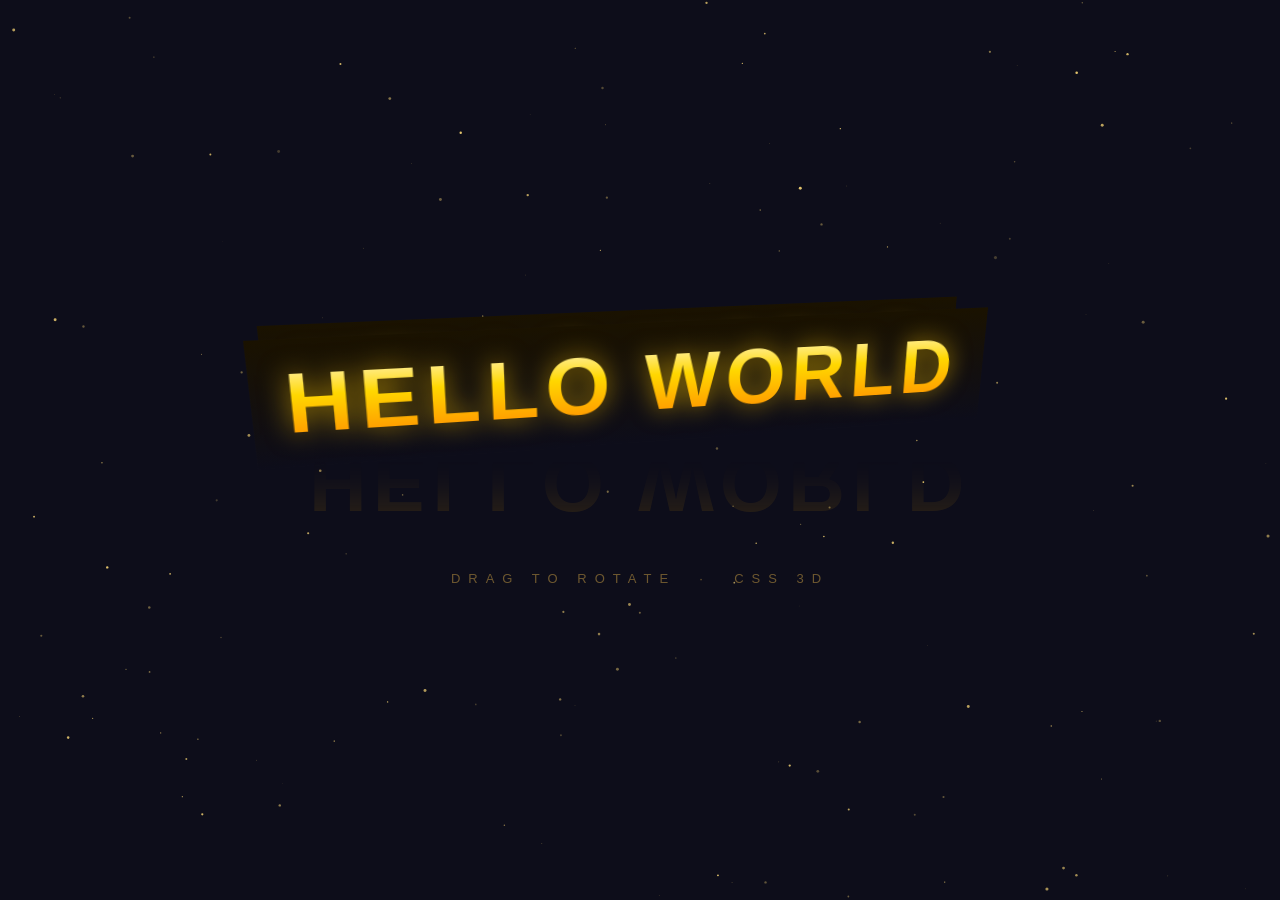
<file: hello_world/index.html>
<!DOCTYPE html>
<html lang="ja">
<head>
  <meta charset="UTF-8">
  <title>Hello World - 3D</title>
  <style>
    :root {
      --depth: 60px;
      --gold-light: #ffd700;
      --gold-dark:  #ff8c00;
      --side-light: #a07820;
      --side-dark:  #3a2500;
      --bg:         #0d0d1a;
    }

    * { margin: 0; padding: 0; box-sizing: border-box; }

    body {
      background: var(--bg);
      display: flex;
      flex-direction: column;
      justify-content: center;
      align-items: center;
      min-height: 100vh;
      overflow: hidden;
      font-family: 'Arial Black', Impact, sans-serif;
    }

    canvas#stars {
      position: fixed;
      inset: 0;
      z-index: 0;
      pointer-events: none;
    }

    /* ── 3D Scene ── */
    .scene {
      perspective: 900px;
      perspective-origin: 50% 40%;
      position: relative;
      z-index: 1;
    }

    .stage {
      transform-style: preserve-3d;
      transform: rotateX(-15deg) rotateY(0deg);
      cursor: grab;
    }

    .stage.dragging { cursor: grabbing; }

    /* ── Faces ── */
    .face {
      position: absolute;
      display: flex;
      justify-content: center;
      align-items: center;
      width: 100%;
      height: 100%;
    }

    .box {
      position: relative;
      width: 720px;
      height: 120px;
      transform-style: preserve-3d;
    }

    /* front */
    .face.front {
      transform: translateZ(calc(var(--depth) / 2));
      background: linear-gradient(180deg, #1a1200 0%, #0d0d1a 100%);
    }

    /* back */
    .face.back {
      transform: rotateY(180deg) translateZ(calc(var(--depth) / 2));
      background: linear-gradient(180deg, #1a1200 0%, #0d0d1a 100%);
    }

    /* top */
    .face.top {
      height: var(--depth);
      top: 0;
      transform: rotateX(90deg) translateZ(0px) translateY(calc(var(--depth) / -2));
      background: linear-gradient(90deg, var(--side-dark), var(--side-light), var(--side-dark));
    }

    /* bottom */
    .face.bottom {
      height: var(--depth);
      top: 0;
      transform: rotateX(-90deg) translateZ(0px) translateY(calc(120px - var(--depth) / 2));
      background: linear-gradient(90deg, var(--side-dark), var(--side-light) 40%, var(--side-dark));
    }

    /* ── Text ── */
    .label {
      font-size: 80px;
      font-weight: 900;
      letter-spacing: 6px;
      line-height: 1;
      background: linear-gradient(180deg, #fff5c0 0%, var(--gold-light) 40%, var(--gold-dark) 100%);
      -webkit-background-clip: text;
      -webkit-text-fill-color: transparent;
      background-clip: text;
      filter: drop-shadow(0 0 12px rgba(255, 200, 0, 0.6));
      user-select: none;
    }

    .face.back .label {
      transform: scaleX(-1);
      background: linear-gradient(180deg, #fff5c0 0%, var(--gold-light) 40%, var(--gold-dark) 100%);
      -webkit-background-clip: text;
      -webkit-text-fill-color: transparent;
      background-clip: text;
      filter: drop-shadow(0 0 12px rgba(255, 200, 0, 0.6));
    }

    /* ── Reflection ── */
    .reflection-wrap {
      position: relative;
      z-index: 1;
      margin-top: 8px;
    }

    .reflection {
      font-size: 80px;
      font-weight: 900;
      letter-spacing: 6px;
      line-height: 1;
      background: linear-gradient(180deg,
        rgba(255, 180, 0, 0.35) 0%,
        rgba(255, 140, 0, 0.0) 100%);
      -webkit-background-clip: text;
      -webkit-text-fill-color: transparent;
      background-clip: text;
      transform: scaleY(-1);
      display: block;
      mask-image: linear-gradient(to bottom, rgba(0,0,0,0.4) 0%, transparent 80%);
      -webkit-mask-image: linear-gradient(to bottom, rgba(0,0,0,0.4) 0%, transparent 80%);
      user-select: none;
    }

    /* ── Subtitle ── */
    .subtitle {
      position: relative;
      z-index: 1;
      margin-top: 48px;
      color: rgba(255, 200, 80, 0.4);
      font-size: 13px;
      letter-spacing: 8px;
      text-transform: uppercase;
    }
  </style>
</head>
<body>
  <canvas id="stars"></canvas>

  <div class="scene">
    <div class="stage">
      <div class="box">
        <div class="face front"><span class="label">HELLO WORLD</span></div>
        <div class="face back"><span class="label">HELLO WORLD</span></div>
        <div class="face top"></div>
        <div class="face bottom"></div>
      </div>
    </div>
  </div>

  <div class="reflection-wrap">
    <span class="reflection">HELLO WORLD</span>
  </div>

  <p class="subtitle">drag to rotate &nbsp;·&nbsp; css 3d</p>

  <script>
    // Mouse drag rotation with inertia
    const stage = document.querySelector('.stage');
    let rotX = -15, rotY = 0;
    let velX = 0,  velY = 0.4;   // initial gentle auto-spin
    let dragging = false;
    let lastX = 0, lastY = 0;
    let rafId;

    function applyTransform() {
      stage.style.transform = `rotateX(${rotX}deg) rotateY(${rotY}deg)`;
    }

    function animate() {
      if (!dragging) {
        rotY += velY;
        rotX += velX;
        rotX = Math.max(-60, Math.min(60, rotX)); // clamp vertical
        velX *= 0.95;
        velY *= 0.98;
        applyTransform();
      }
      rafId = requestAnimationFrame(animate);
    }
    animate();

    stage.addEventListener('mousedown', e => {
      dragging = true;
      stage.classList.add('dragging');
      lastX = e.clientX;
      lastY = e.clientY;
      velX = 0; velY = 0;
    });

    window.addEventListener('mousemove', e => {
      if (!dragging) return;
      const dx = e.clientX - lastX;
      const dy = e.clientY - lastY;
      velY = dx * 0.4;
      velX = dy * 0.4;
      rotY += velY;
      rotX += velX;
      rotX = Math.max(-60, Math.min(60, rotX));
      applyTransform();
      lastX = e.clientX;
      lastY = e.clientY;
    });

    window.addEventListener('mouseup', () => {
      dragging = false;
      stage.classList.remove('dragging');
    });

    // Touch support
    stage.addEventListener('touchstart', e => {
      dragging = true;
      lastX = e.touches[0].clientX;
      lastY = e.touches[0].clientY;
      velX = 0; velY = 0;
    }, { passive: true });

    window.addEventListener('touchmove', e => {
      if (!dragging) return;
      const dx = e.touches[0].clientX - lastX;
      const dy = e.touches[0].clientY - lastY;
      velY = dx * 0.4;
      velX = dy * 0.4;
      rotY += velY;
      rotX += velX;
      rotX = Math.max(-60, Math.min(60, rotX));
      applyTransform();
      lastX = e.touches[0].clientX;
      lastY = e.touches[0].clientY;
    }, { passive: true });

    window.addEventListener('touchend', () => { dragging = false; });

    // Starfield background
    const canvas = document.getElementById('stars');
    const ctx = canvas.getContext('2d');
    const stars = [];

    function resize() {
      canvas.width  = window.innerWidth;
      canvas.height = window.innerHeight;
    }
    resize();
    window.addEventListener('resize', resize);

    for (let i = 0; i < 160; i++) {
      stars.push({
        x: Math.random(),
        y: Math.random(),
        r: Math.random() * 1.4 + 0.2,
        speed: Math.random() * 0.00008 + 0.00002,
        opacity: Math.random() * 0.7 + 0.2,
      });
    }

    function drawStars() {
      ctx.clearRect(0, 0, canvas.width, canvas.height);
      for (const s of stars) {
        s.x -= s.speed;
        if (s.x < 0) { s.x = 1; s.y = Math.random(); }
        ctx.beginPath();
        ctx.arc(s.x * canvas.width, s.y * canvas.height, s.r, 0, Math.PI * 2);
        ctx.fillStyle = `rgba(255,220,120,${s.opacity})`;
        ctx.fill();
      }
      requestAnimationFrame(drawStars);
    }
    drawStars();
  </script>
</body>
</html>
</file>
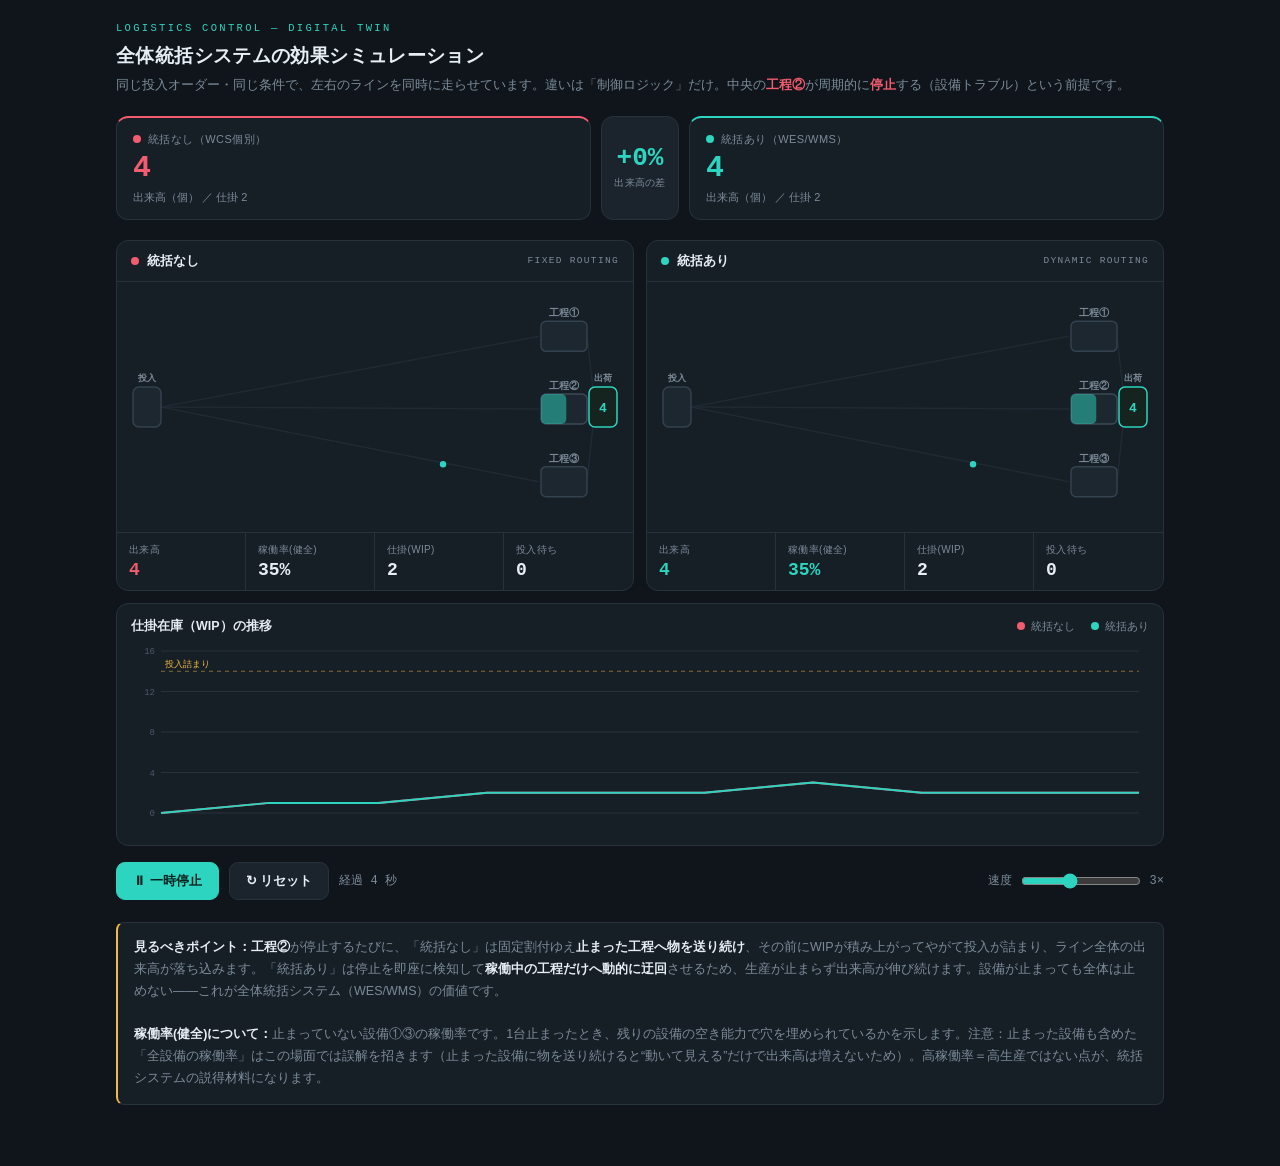
<file: hello_world/logistics-sim.html>
<!DOCTYPE html>
<html lang="ja">
<head>
<meta charset="UTF-8">
<meta name="viewport" content="width=device-width, initial-scale=1.0">
<title>物流統括シミュレーション ｜ 統括あり vs なし</title>
<style>
  :root{
    --bg:#0F151B; --panel:#161E26; --panel2:#1B242D; --line:#26323C;
    --text:#E6EDF3; --muted:#7C8B99; --faint:#4A5A68;
    --good:#2DD4BF; --bad:#F25C6E; --amber:#F5B945; --steel:#3D5161;
    --mono:ui-monospace,"SF Mono",Menlo,Consolas,monospace;
    --sans:-apple-system,BlinkMacSystemFont,"Hiragino Sans","Hiragino Kaku Gothic ProN","Yu Gothic",Meiryo,sans-serif;
  }
  *{box-sizing:border-box;margin:0;padding:0}
  html,body{background:var(--bg);color:var(--text);font-family:var(--sans);-webkit-font-smoothing:antialiased}
  .wrap{max-width:1080px;margin:0 auto;padding:22px 16px 60px}
  header h1{font-size:19px;font-weight:700;letter-spacing:.02em}
  header p{color:var(--muted);font-size:13px;margin-top:6px;line-height:1.6}
  .eyebrow{font-family:var(--mono);font-size:10.5px;letter-spacing:.22em;color:var(--good);text-transform:uppercase;margin-bottom:9px}

  /* result strip */
  .scoreboard{display:grid;grid-template-columns:1fr auto 1fr;gap:10px;margin:20px 0;align-items:stretch}
  .score{background:var(--panel);border:1px solid var(--line);border-radius:12px;padding:14px 16px}
  .score.noctl{border-top:2px solid var(--bad)}
  .score.ctl{border-top:2px solid var(--good)}
  .score .lbl{font-size:11px;color:var(--muted);letter-spacing:.04em;display:flex;align-items:center;gap:7px}
  .dot{width:8px;height:8px;border-radius:50%}
  .score .big{font-family:var(--mono);font-size:30px;font-weight:600;margin-top:6px;line-height:1;font-variant-numeric:tabular-nums}
  .score .sub{font-size:11px;color:var(--muted);margin-top:7px;font-variant-numeric:tabular-nums}
  .vs{display:flex;flex-direction:column;align-items:center;justify-content:center;min-width:78px;background:var(--panel2);border:1px solid var(--line);border-radius:12px;padding:8px}
  .vs .uplift{font-family:var(--mono);font-size:26px;font-weight:700;color:var(--good);line-height:1;font-variant-numeric:tabular-nums}
  .vs .uplbl{font-size:10px;color:var(--muted);margin-top:5px;text-align:center;letter-spacing:.03em}

  /* panels */
  .lines{display:grid;grid-template-columns:1fr 1fr;gap:12px}
  .panel{background:var(--panel);border:1px solid var(--line);border-radius:12px;overflow:hidden}
  .ptitle{display:flex;align-items:center;justify-content:space-between;padding:11px 14px;border-bottom:1px solid var(--line)}
  .ptitle .name{font-size:13px;font-weight:600;display:flex;align-items:center;gap:8px}
  .ptitle .tag{font-family:var(--mono);font-size:9.5px;letter-spacing:.14em;color:var(--muted);text-transform:uppercase}
  canvas.stage{display:block;width:100%;height:auto}
  .stats{display:grid;grid-template-columns:repeat(4,1fr);border-top:1px solid var(--line)}
  .stat{padding:10px 12px;border-right:1px solid var(--line)}
  .stat:last-child{border-right:none}
  .stat .k{font-size:10px;color:var(--muted);letter-spacing:.03em}
  .stat .v{font-family:var(--mono);font-size:18px;font-weight:600;margin-top:3px;font-variant-numeric:tabular-nums}

  /* chart */
  .chartwrap{background:var(--panel);border:1px solid var(--line);border-radius:12px;margin-top:12px;padding:14px}
  .chartwrap .ch-head{display:flex;align-items:center;justify-content:space-between;margin-bottom:6px}
  .chartwrap .ch-title{font-size:12.5px;font-weight:600}
  .legend{display:flex;gap:16px;font-size:11px;color:var(--muted)}
  .legend span{display:flex;align-items:center;gap:6px}
  canvas#chart{display:block;width:100%;height:auto}

  /* controls */
  .controls{display:flex;flex-wrap:wrap;gap:10px;align-items:center;margin-top:16px}
  button{font-family:var(--sans);font-size:13px;font-weight:600;color:var(--text);background:var(--panel2);
    border:1px solid var(--line);border-radius:9px;padding:9px 16px;cursor:pointer;transition:.15s}
  button:hover{border-color:var(--good)}
  button.primary{background:var(--good);color:#06231F;border-color:var(--good)}
  button:focus-visible{outline:2px solid var(--good);outline-offset:2px}
  .speed{display:flex;align-items:center;gap:9px;font-size:12px;color:var(--muted);margin-left:auto}
  input[type=range]{accent-color:var(--good);width:120px}
  .clock{font-family:var(--mono);font-size:12px;color:var(--muted);font-variant-numeric:tabular-nums}

  .note{margin-top:22px;padding:14px 16px;background:var(--panel);border:1px solid var(--line);border-left:2px solid var(--amber);border-radius:8px;font-size:12.5px;line-height:1.75;color:var(--muted)}
  .note b{color:var(--text);font-weight:600}

  @media(max-width:720px){
    .lines{grid-template-columns:1fr}
    .scoreboard{grid-template-columns:1fr;gap:8px}
    .vs{flex-direction:row;gap:12px;min-width:0}
    .speed{margin-left:0;width:100%;justify-content:space-between}
  }
</style>
</head>
<body>
<div class="wrap">
  <header>
    <div class="eyebrow">Logistics Control — Digital Twin</div>
    <h1>全体統括システムの効果シミュレーション</h1>
    <p>同じ投入オーダー・同じ条件で、左右のラインを同時に走らせています。違いは「制御ロジック」だけ。中央の<b style="color:var(--bad)">工程②</b>が周期的に<b style="color:var(--bad)">停止</b>する（設備トラブル）という前提です。</p>
  </header>

  <!-- scoreboard -->
  <div class="scoreboard">
    <div class="score noctl">
      <div class="lbl"><span class="dot" style="background:var(--bad)"></span>統括なし（WCS個別）</div>
      <div class="big" id="tp0" style="color:var(--bad)">0</div>
      <div class="sub">出来高（個） ／ 仕掛 <span id="wip0">0</span></div>
    </div>
    <div class="vs">
      <div class="uplift" id="uplift">+0%</div>
      <div class="uplbl">出来高の差</div>
    </div>
    <div class="score ctl">
      <div class="lbl"><span class="dot" style="background:var(--good)"></span>統括あり（WES/WMS）</div>
      <div class="big" id="tp1" style="color:var(--good)">0</div>
      <div class="sub">出来高（個） ／ 仕掛 <span id="wip1">0</span></div>
    </div>
  </div>

  <!-- factory lines -->
  <div class="lines">
    <div class="panel">
      <div class="ptitle"><div class="name"><span class="dot" style="background:var(--bad)"></span>統括なし</div><div class="tag">FIXED ROUTING</div></div>
      <canvas class="stage" id="c0"></canvas>
      <div class="stats">
        <div class="stat"><div class="k">出来高</div><div class="v" id="s0tp" style="color:var(--bad)">0</div></div>
        <div class="stat"><div class="k">稼働率(健全)</div><div class="v" id="s0u">0%</div></div>
        <div class="stat"><div class="k">仕掛(WIP)</div><div class="v" id="s0wip">0</div></div>
        <div class="stat"><div class="k">投入待ち</div><div class="v" id="s0blk">0</div></div>
      </div>
    </div>
    <div class="panel">
      <div class="ptitle"><div class="name"><span class="dot" style="background:var(--good)"></span>統括あり</div><div class="tag">DYNAMIC ROUTING</div></div>
      <canvas class="stage" id="c1"></canvas>
      <div class="stats">
        <div class="stat"><div class="k">出来高</div><div class="v" id="s1tp" style="color:var(--good)">0</div></div>
        <div class="stat"><div class="k">稼働率(健全)</div><div class="v" id="s1u" style="color:var(--good)">0%</div></div>
        <div class="stat"><div class="k">仕掛(WIP)</div><div class="v" id="s1wip">0</div></div>
        <div class="stat"><div class="k">投入待ち</div><div class="v" id="s1blk">0</div></div>
      </div>
    </div>
  </div>

  <!-- WIP chart -->
  <div class="chartwrap">
    <div class="ch-head">
      <div class="ch-title">仕掛在庫（WIP）の推移</div>
      <div class="legend">
        <span><span class="dot" style="background:var(--bad)"></span>統括なし</span>
        <span><span class="dot" style="background:var(--good)"></span>統括あり</span>
      </div>
    </div>
    <canvas id="chart"></canvas>
  </div>

  <!-- controls -->
  <div class="controls">
    <button class="primary" id="playBtn">⏸ 一時停止</button>
    <button id="resetBtn">↻ リセット</button>
    <span class="clock" id="clock">経過 0 秒</span>
    <div class="speed"><span>速度</span><input type="range" id="speed" min="1" max="6" step="1" value="3"><span id="spdlbl" style="font-family:var(--mono)">3×</span></div>
  </div>

  <div class="note">
    <b>見るべきポイント：</b><b>工程②</b>が停止するたびに、「統括なし」は固定割付ゆえ<b>止まった工程へ物を送り続け</b>、その前にWIPが積み上がってやがて投入が詰まり、ライン全体の出来高が落ち込みます。「統括あり」は停止を即座に検知して<b>稼働中の工程だけへ動的に迂回</b>させるため、生産が止まらず出来高が伸び続けます。設備が止まっても全体は止めない——これが全体統括システム（WES/WMS）の価値です。<br><br><b>稼働率(健全)について：</b>止まっていない設備①③の稼働率です。1台止まったとき、残りの設備の空き能力で穴を埋められているかを示します。注意：止まった設備も含めた「全設備の稼働率」はこの場面では誤解を招きます（止まった設備に物を送り続けると“動いて見える”だけで出来高は増えないため）。高稼働率＝高生産ではない点が、統括システムの説得材料になります。
  </div>
</div>

<script>
(function(){
  "use strict";
  // ---- parameters ----
  const NORMAL_PT = 1.0;                         // 処理時間（sim秒）全工程共通
  const ARRIVAL = 0.62;                          // 投入間隔（sim秒）
  const CAP = 14;                                // WIP上限（超えると投入ブロック）
  const TRAVEL = 0.5;                            // 搬送時間（sim秒）
  const WARMUP = 6, DOWN_DUR = 8, CYCLE = 14;    // 工程②: 起動6秒後、14秒周期で8秒停止
  // 工程②が停止中かどうか（両ラインで同一タイミング＝公平）
  function isDown(t){ return t>=WARMUP && ((t-WARMUP)%CYCLE) < DOWN_DUR; }
  const COL = {good:"#2DD4BF", bad:"#F25C6E", amber:"#F5B945", steel:"#3D5161",
               line:"#26323C", text:"#E6EDF3", muted:"#7C8B99", faint:"#4A5A68", panel:"#161E26"};

  // ---- seeded RNG for identical arrivals on both lines ----
  let seed = 1234567;
  function rnd(){ seed = (seed*1103515245+12345) & 0x7fffffff; return seed/0x7fffffff; }

  function makeSim(mode){
    return {
      mode, t:0, throughput:0, wip:0, blockedCount:0, rr:0, healthyBusy:0,
      sourceBuf:0,
      transit:[],   // {prog, lane, fromY, toY}
      lanes:[0,1,2].map(i=>({queue:0, busy:false, rem:0, total:0, pt:NORMAL_PT, breakable:i===1, down:false})),
      hist:[]
    };
  }
  function route(s){
    if(s.mode===0){ const l=s.rr%3; s.rr++; return l; }   // 固定割付：停止していても送る
    // 統括：停止中の工程は避け、最も空いている工程へ
    let best=-1,bl=Infinity;
    for(let i=0;i<3;i++){ const L=s.lanes[i]; if(L.down) continue;
      const load=(L.queue+(L.busy?1:0))*L.pt; if(load<bl){bl=load;best=i;} }
    if(best<0){ // 全工程停止という極端ケースの保険
      for(let i=0;i<3;i++){ const L=s.lanes[i]; const load=L.queue+(L.busy?1:0); if(load<bl){bl=load;best=i;} }
    }
    return best;
  }
  function totalWip(s){
    let n=s.transit.length;
    for(const L of s.lanes) n+=L.queue+(L.busy?1:0);
    return n;
  }
  function step(s,dt){
    s.t+=dt;
    // release from source buffer if not blocked
    while(s.sourceBuf>0 && totalWip(s)<CAP){
      const lane=route(s);
      s.transit.push({prog:0,lane,fromY:0,toY:lane});
      s.sourceBuf--;
    }
    // transit progress
    for(const tr of s.transit) tr.prog += dt/TRAVEL;
    for(let i=s.transit.length-1;i>=0;i--){
      if(s.transit[i].prog>=1){ s.lanes[s.transit[i].lane].queue++; s.transit.splice(i,1); }
    }
    // machines
    for(const L of s.lanes){
      L.down = L.breakable && isDown(s.t);
      if(L.busy && !L.down){ L.rem-=dt; if(L.rem<=0){ L.busy=false; s.throughput++; } }
      if(!L.busy && !L.down && L.queue>0){ L.queue--; L.busy=true; L.rem=L.pt; L.total=L.pt; }
    }
    s.wip=totalWip(s);
    let hb=0; if(s.lanes[0].busy) hb++; if(s.lanes[2].busy) hb++;
    s.healthyBusy += hb*dt;   // 止まらない①③の稼働延べ時間
    s.blockedCount=s.sourceBuf;
  }

  // ---- world: drive both sims with identical arrivals ----
  let s0,s1,worldT,nextArr,playing,histAccum,realLast;
  function reset(){
    seed=1234567; s0=makeSim(0); s1=makeSim(1);
    worldT=0; nextArr=ARRIVAL*(0.6+rnd()*0.8); histAccum=0; realLast=null;
  }
  reset();

  function advance(dt){
    worldT+=dt;
    // arrivals (same stream to both)
    nextArr-=dt;
    while(nextArr<=0){ s0.sourceBuf++; s1.sourceBuf++; nextArr+=ARRIVAL*(0.6+rnd()*0.8); }
    step(s0,dt); step(s1,dt);
    // history sampling
    histAccum+=dt;
    if(histAccum>=0.4){ histAccum=0; s0.hist.push(s0.wip); s1.hist.push(s1.wip);
      if(s0.hist.length>260){s0.hist.shift();s1.hist.shift();} }
  }

  // ---- rendering ----
  const c0=document.getElementById("c0"), c1=document.getElementById("c1"), chart=document.getElementById("chart");
  const ctx0=c0.getContext("2d"), ctx1=c1.getContext("2d"), ctxC=chart.getContext("2d");
  let dpr=Math.min(window.devicePixelRatio||1,2);

  function fit(canvas,h){
    const w=canvas.clientWidth;
    canvas.width=w*dpr; canvas.height=h*dpr;
    canvas.style.height=h+"px";
    const ctx=canvas.getContext("2d"); ctx.setTransform(dpr,0,0,dpr,0,0);
    return {w,h,ctx};
  }
  function sizeAll(){
    dpr=Math.min(window.devicePixelRatio||1,2);
    const sh = Math.max(190, Math.min(250, c0.clientWidth*0.62));
    fit(c0,sh); fit(c1,sh);
    fit(chart, Math.max(130, Math.min(190, chart.clientWidth*0.34)));
  }

  function roundRect(ctx,x,y,w,h,r){ctx.beginPath();ctx.moveTo(x+r,y);ctx.arcTo(x+w,y,x+w,y+h,r);ctx.arcTo(x+w,y+h,x,y+h,r);ctx.arcTo(x,y+h,x,y,r);ctx.arcTo(x,y,x+w,y,r);ctx.closePath();}

  function drawSim(ctx,W,H,s){
    ctx.clearRect(0,0,W,H);
    const padT=18, padB=14;
    const laneY=[0,1,2].map(i=> padT + (H-padT-padB)*(i+0.5)/3 );
    const srcX=30, srcY=H/2;
    const machX=W-92, machW=46, machH=30;
    const sinkX=W-30;

    // connection lines source -> machines
    ctx.lineWidth=1.5;
    for(let i=0;i<3;i++){
      ctx.strokeStyle="#1f2a33";
      ctx.beginPath(); ctx.moveTo(srcX+14,srcY); ctx.lineTo(machX-2,laneY[i]); ctx.stroke();
      // machine -> sink
      ctx.beginPath(); ctx.moveTo(machX+machW,laneY[i]); ctx.lineTo(sinkX-8,srcY); ctx.stroke();
    }

    // queues (WIP towers) + machines
    for(let i=0;i<3;i++){
      const L=s.lanes[i], y=laneY[i];
      const isBn = i===1;
      const down = L.down;
      // queue blocks stacked left of machine
      const bw=11,bh=14,gap=3, shown=Math.min(L.queue,14);
      let qcol = L.queue<=3?COL.steel : L.queue<=7?COL.amber : COL.bad;
      for(let q=0;q<shown;q++){
        const bx=machX-10-(q+1)*(bw+gap);
        ctx.fillStyle=qcol; roundRect(ctx,bx,y-bh/2,bw,bh,2); ctx.fill();
      }
      if(L.queue>14){ ctx.fillStyle=COL.bad; ctx.font="600 11px "+getComputedStyle(document.body).fontFamily;
        ctx.textAlign="right"; ctx.fillText("+"+(L.queue-14), machX-10-14*(bw+gap)-4, y+4); }

      // machine box
      ctx.fillStyle = down ? "#2a1014" : "#1d2730";
      ctx.strokeStyle = down ? COL.bad : (isBn ? "#3a4a55" : "#33424e");
      ctx.lineWidth = down ? 2 : 1.5; roundRect(ctx,machX,y-machH/2,machW,machH,5); ctx.fill(); ctx.stroke();
      // progress fill (停止中は描かない)
      if(L.busy && !down){
        const p=1-L.rem/L.total;
        ctx.fillStyle="rgba(45,212,191,.5)";
        roundRect(ctx,machX,y-machH/2,machW*p,machH,5); ctx.fill();
      }
      // lane label
      ctx.fillStyle= down?COL.bad:COL.muted; ctx.font="600 10px "+getComputedStyle(document.body).fontFamily;
      ctx.textAlign="center"; ctx.fillText("工程"+(["①","②","③"][i]), machX+machW/2, y-machH/2-5);
      if(down){ ctx.fillStyle=COL.bad; ctx.font="700 9px ui-monospace,Menlo,Consolas,monospace";
        ctx.fillText("■停止", machX+machW/2, y+machH/2+11); }
    }

    // transit dots
    for(const tr of s.transit){
      const y= padT + (H-padT-padB)*(tr.lane+0.5)/3;
      const x= srcX+14 + (machX-12-(srcX+14))*Math.min(tr.prog,1);
      const yy= srcY + (y-srcY)*Math.min(tr.prog,1);
      ctx.fillStyle=COL.good; ctx.beginPath(); ctx.arc(x,yy,3.2,0,7); ctx.fill();
    }

    // source node
    const blocked = s.sourceBuf>2;
    ctx.fillStyle = blocked? "#2a1d22" : "#1d2730";
    ctx.strokeStyle = blocked? COL.bad : "#33424e"; ctx.lineWidth=1.5;
    roundRect(ctx,srcX-14,srcY-20,28,40,6); ctx.fill(); ctx.stroke();
    ctx.fillStyle=COL.muted; ctx.font="600 9px "+getComputedStyle(document.body).fontFamily;
    ctx.textAlign="center"; ctx.fillText("投入", srcX, srcY-26);
    if(s.sourceBuf>0){ ctx.fillStyle=blocked?COL.bad:COL.amber; ctx.font="700 11px ui-monospace,Menlo,Consolas,monospace";
      ctx.fillText(s.sourceBuf, srcX, srcY+4); }

    // sink node
    ctx.fillStyle="#16241f"; ctx.strokeStyle=COL.good; ctx.lineWidth=1.5;
    roundRect(ctx,sinkX-14,srcY-20,28,40,6); ctx.fill(); ctx.stroke();
    ctx.fillStyle=COL.muted; ctx.font="600 9px "+getComputedStyle(document.body).fontFamily;
    ctx.fillText("出荷", sinkX, srcY-26);
    ctx.fillStyle=COL.good; ctx.font="700 13px ui-monospace,Menlo,Consolas,monospace";
    ctx.fillText(s.throughput, sinkX, srcY+5);
  }

  function drawChart(W,H){
    ctxC.clearRect(0,0,W,H);
    const padL=30,padR=10,padT=10,padB=18;
    const plotW=W-padL-padR, plotH=H-padT-padB;
    const maxY=Math.max(CAP+2, ...s0.hist, ...s1.hist, 8);
    // grid
    ctxC.strokeStyle=COL.line; ctxC.lineWidth=1; ctxC.fillStyle=COL.faint;
    ctxC.font="9px ui-monospace,Menlo,Consolas,monospace"; ctxC.textAlign="right";
    for(let g=0;g<=4;g++){
      const v=maxY*g/4, y=padT+plotH-(v/maxY)*plotH;
      ctxC.beginPath(); ctxC.moveTo(padL,y); ctxC.lineTo(W-padR,y); ctxC.stroke();
      ctxC.fillText(Math.round(v), padL-6, y+3);
    }
    // CAP line
    const capY=padT+plotH-(CAP/maxY)*plotH;
    ctxC.strokeStyle="rgba(245,185,69,.5)"; ctxC.setLineDash([4,4]);
    ctxC.beginPath(); ctxC.moveTo(padL,capY); ctxC.lineTo(W-padR,capY); ctxC.stroke(); ctxC.setLineDash([]);
    ctxC.fillStyle=COL.amber; ctxC.textAlign="left"; ctxC.fillText("投入詰まり", padL+4, capY-4);

    function line(hist,color){
      if(hist.length<2)return;
      ctxC.strokeStyle=color; ctxC.lineWidth=2; ctxC.beginPath();
      const n=hist.length;
      for(let i=0;i<n;i++){
        const x=padL+(i/(Math.max(n-1,1)))*plotW;
        const y=padT+plotH-(Math.min(hist[i],maxY)/maxY)*plotH;
        i?ctxC.lineTo(x,y):ctxC.moveTo(x,y);
      }
      ctxC.stroke();
    }
    line(s0.hist,COL.bad);
    line(s1.hist,COL.good);
  }

  // ---- DOM update ----
  const el=id=>document.getElementById(id);
  function updateDOM(){
    el("tp0").textContent=s0.throughput; el("tp1").textContent=s1.throughput;
    el("wip0").textContent=s0.wip; el("wip1").textContent=s1.wip;
    el("s0tp").textContent=s0.throughput; el("s1tp").textContent=s1.throughput;
    el("s0wip").textContent=s0.wip; el("s1wip").textContent=s1.wip;
    const u0=s0.t>0?Math.round(s0.healthyBusy/(2*s0.t)*100):0, u1=s1.t>0?Math.round(s1.healthyBusy/(2*s1.t)*100):0;
    el("s0u").textContent=u0+"%"; el("s1u").textContent=u1+"%";
    el("s0blk").textContent=s0.blockedCount; el("s1blk").textContent=s1.blockedCount;
    const up = s0.throughput>0 ? Math.round((s1.throughput-s0.throughput)/s0.throughput*100) : 0;
    el("uplift").textContent=(up>=0?"+":"")+up+"%";
    el("clock").textContent="経過 "+Math.floor(worldT)+" 秒";
  }

  // ---- loop ----
  let speed=3;
  function frame(now){
    if(realLast===null) realLast=now;
    let rdt=(now-realLast)/1000; realLast=now;
    rdt=Math.min(rdt,0.05);
    if(playing){
      let sdt=rdt*speed;
      // sub-step for stability
      const steps=Math.ceil(sdt/0.05);
      for(let i=0;i<steps;i++) advance(sdt/steps);
    }
    const W0=c0.clientWidth,H0=c0.clientHeight;
    drawSim(ctx0,W0,H0,s0);
    drawSim(ctx1,c1.clientWidth,c1.clientHeight,s1);
    drawChart(chart.clientWidth,chart.clientHeight);
    updateDOM();
    requestAnimationFrame(frame);
  }

  // ---- controls ----
  playing=true;
  el("playBtn").onclick=function(){ playing=!playing; this.textContent=playing?"⏸ 一時停止":"▶ 再生"; this.classList.toggle("primary",!playing); };
  el("resetBtn").onclick=function(){ reset(); };
  el("speed").oninput=function(){ speed=+this.value; el("spdlbl").textContent=this.value+"×"; };

  window.addEventListener("resize",sizeAll);
  // reduced motion: still draw, just don't auto-run fast
  if(window.matchMedia&&window.matchMedia("(prefers-reduced-motion: reduce)").matches){ speed=2; el("speed").value=2; el("spdlbl").textContent="2×"; }

  sizeAll();
  requestAnimationFrame(frame);
})();
</script>
</body>
</html>
</file>
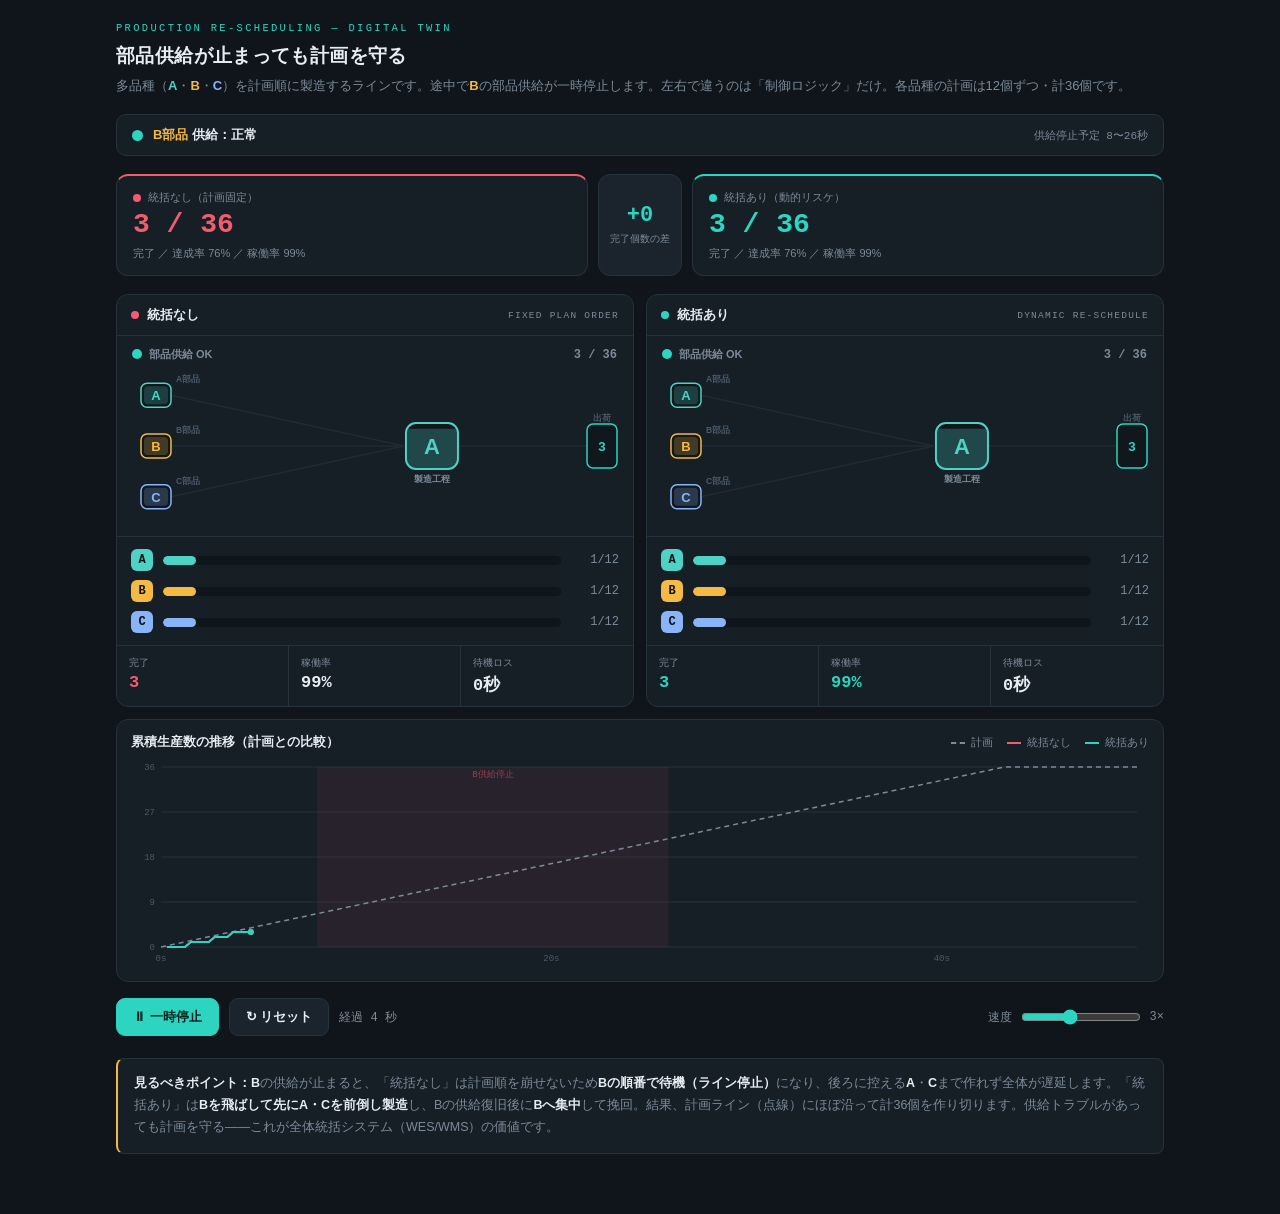
<file: hello_world/replan-sim.html>
<!DOCTYPE html>
<html lang="ja">
<head>
<meta charset="UTF-8">
<meta name="viewport" content="width=device-width, initial-scale=1.0">
<title>計画リスケジュール シミュレーション ｜ 部品供給停止</title>
<style>
  :root{
    --bg:#0F151B; --panel:#161E26; --panel2:#1B242D; --line:#26323C;
    --text:#E6EDF3; --muted:#7C8B99; --faint:#4A5A68;
    --good:#2DD4BF; --bad:#F25C6E; --amber:#F5B945;
    --pa:#4FD1C5; --pb:#F5B945; --pc:#8AB4F8;
    --mono:ui-monospace,"SF Mono",Menlo,Consolas,monospace;
    --sans:-apple-system,BlinkMacSystemFont,"Hiragino Sans","Hiragino Kaku Gothic ProN","Yu Gothic",Meiryo,sans-serif;
  }
  *{box-sizing:border-box;margin:0;padding:0}
  html,body{background:var(--bg);color:var(--text);font-family:var(--sans);-webkit-font-smoothing:antialiased}
  .wrap{max-width:1080px;margin:0 auto;padding:22px 16px 60px}
  header h1{font-size:19px;font-weight:700;letter-spacing:.02em}
  header p{color:var(--muted);font-size:13px;margin-top:6px;line-height:1.65}
  .eyebrow{font-family:var(--mono);font-size:10.5px;letter-spacing:.22em;color:var(--good);text-transform:uppercase;margin-bottom:9px}
  b.A{color:var(--pa)} b.B{color:var(--pb)} b.C{color:var(--pc)}

  /* supply banner */
  .supply{display:flex;align-items:center;gap:10px;margin:18px 0;padding:11px 15px;border-radius:10px;
    border:1px solid var(--line);background:var(--panel);font-size:13px;font-weight:600;transition:.2s}
  .supply.down{border-color:var(--bad);background:#1f1115;color:var(--bad)}
  .supply .pulse{width:11px;height:11px;border-radius:50%;background:var(--good)}
  .supply.down .pulse{background:var(--bad);animation:blink 1s infinite}
  @keyframes blink{50%{opacity:.25}}
  .supply .win{margin-left:auto;font-family:var(--mono);font-size:11px;color:var(--muted);font-weight:400}

  /* scoreboard */
  .scoreboard{display:grid;grid-template-columns:1fr auto 1fr;gap:10px;margin:14px 0 18px;align-items:stretch}
  .score{background:var(--panel);border:1px solid var(--line);border-radius:12px;padding:14px 16px}
  .score.noctl{border-top:2px solid var(--bad)} .score.ctl{border-top:2px solid var(--good)}
  .score .lbl{font-size:11px;color:var(--muted);display:flex;align-items:center;gap:7px}
  .dot{width:8px;height:8px;border-radius:50%}
  .score .big{font-family:var(--mono);font-size:28px;font-weight:600;margin-top:6px;line-height:1;font-variant-numeric:tabular-nums}
  .score .sub{font-size:11px;color:var(--muted);margin-top:7px;font-variant-numeric:tabular-nums}
  .vs{display:flex;flex-direction:column;align-items:center;justify-content:center;min-width:84px;background:var(--panel2);border:1px solid var(--line);border-radius:12px;padding:8px}
  .vs .uplift{font-family:var(--mono);font-size:22px;font-weight:700;color:var(--good);line-height:1;font-variant-numeric:tabular-nums}
  .vs .uplbl{font-size:10px;color:var(--muted);margin-top:5px;text-align:center}

  .lines{display:grid;grid-template-columns:1fr 1fr;gap:12px}
  .panel{background:var(--panel);border:1px solid var(--line);border-radius:12px;overflow:hidden}
  .ptitle{display:flex;align-items:center;justify-content:space-between;padding:11px 14px;border-bottom:1px solid var(--line)}
  .ptitle .name{font-size:13px;font-weight:600;display:flex;align-items:center;gap:8px}
  .ptitle .tag{font-family:var(--mono);font-size:9.5px;letter-spacing:.13em;color:var(--muted);text-transform:uppercase}
  canvas.stage{display:block;width:100%;height:auto}

  .bars{padding:12px 14px;border-top:1px solid var(--line);display:flex;flex-direction:column;gap:9px}
  .bar{display:flex;align-items:center;gap:10px}
  .chip{width:22px;height:22px;border-radius:6px;display:flex;align-items:center;justify-content:center;font-family:var(--mono);font-weight:700;font-size:12px;color:#0c1116;flex-shrink:0}
  .track{flex:1;height:9px;background:#0e151b;border-radius:5px;overflow:hidden}
  .fill{height:100%;border-radius:5px;transition:width .15s linear}
  .cnt{font-family:var(--mono);font-size:12px;color:var(--muted);min-width:48px;text-align:right;font-variant-numeric:tabular-nums}

  .stats{display:grid;grid-template-columns:repeat(3,1fr);border-top:1px solid var(--line)}
  .stat{padding:10px 12px;border-right:1px solid var(--line)} .stat:last-child{border-right:none}
  .stat .k{font-size:10px;color:var(--muted)}
  .stat .v{font-family:var(--mono);font-size:17px;font-weight:600;margin-top:3px;font-variant-numeric:tabular-nums}

  .chartwrap{background:var(--panel);border:1px solid var(--line);border-radius:12px;margin-top:12px;padding:14px}
  .ch-head{display:flex;align-items:center;justify-content:space-between;margin-bottom:6px}
  .ch-title{font-size:12.5px;font-weight:600}
  .legend{display:flex;gap:14px;font-size:11px;color:var(--muted)}
  .legend span{display:flex;align-items:center;gap:6px}
  .legend .ln{width:14px;height:0;border-top:2px solid}
  canvas#chart{display:block;width:100%;height:auto}

  .controls{display:flex;flex-wrap:wrap;gap:10px;align-items:center;margin-top:16px}
  button{font-family:var(--sans);font-size:13px;font-weight:600;color:var(--text);background:var(--panel2);border:1px solid var(--line);border-radius:9px;padding:9px 16px;cursor:pointer;transition:.15s}
  button:hover{border-color:var(--good)}
  button.primary{background:var(--good);color:#06231F;border-color:var(--good)}
  button:focus-visible{outline:2px solid var(--good);outline-offset:2px}
  .speed{display:flex;align-items:center;gap:9px;font-size:12px;color:var(--muted);margin-left:auto}
  input[type=range]{accent-color:var(--good);width:120px}
  .clock{font-family:var(--mono);font-size:12px;color:var(--muted);font-variant-numeric:tabular-nums}

  .note{margin-top:22px;padding:14px 16px;background:var(--panel);border:1px solid var(--line);border-left:2px solid var(--amber);border-radius:8px;font-size:12.5px;line-height:1.75;color:var(--muted)}
  .note b{color:var(--text);font-weight:600}

  @media(max-width:720px){
    .lines{grid-template-columns:1fr}
    .scoreboard{grid-template-columns:1fr;gap:8px}
    .vs{flex-direction:row;gap:12px;min-width:0}
    .speed{margin-left:0;width:100%;justify-content:space-between}
  }
</style>
</head>
<body>
<div class="wrap">
  <header>
    <div class="eyebrow">Production Re-scheduling — Digital Twin</div>
    <h1>部品供給が止まっても計画を守る</h1>
    <p>多品種（<b class="A">A</b>・<b class="B">B</b>・<b class="C">C</b>）を計画順に製造するラインです。途中で<b class="B">B</b>の部品供給が一時停止します。左右で違うのは「制御ロジック」だけ。各品種の計画は12個ずつ・計36個です。</p>
  </header>

  <div class="supply" id="supply">
    <span class="pulse"></span>
    <span id="supplyText"><b class="B">B部品</b> 供給：正常</span>
    <span class="win" id="supplyWin">供給停止予定 8〜26秒</span>
  </div>

  <div class="scoreboard">
    <div class="score noctl">
      <div class="lbl"><span class="dot" style="background:var(--bad)"></span>統括なし（計画固定）</div>
      <div class="big" id="d0" style="color:var(--bad)">0 / 36</div>
      <div class="sub">完了 ／ 達成率 <span id="r0">100%</span> ／ 稼働率 <span id="su0">100%</span></div>
    </div>
    <div class="vs">
      <div class="uplift" id="lead">+0</div>
      <div class="uplbl">完了個数の差</div>
    </div>
    <div class="score ctl">
      <div class="lbl"><span class="dot" style="background:var(--good)"></span>統括あり（動的リスケ）</div>
      <div class="big" id="d1" style="color:var(--good)">0 / 36</div>
      <div class="sub">完了 ／ 達成率 <span id="r1">100%</span> ／ 稼働率 <span id="su1">100%</span></div>
    </div>
  </div>

  <div class="lines">
    <!-- mode 0 -->
    <div class="panel">
      <div class="ptitle"><div class="name"><span class="dot" style="background:var(--bad)"></span>統括なし</div><div class="tag">FIXED PLAN ORDER</div></div>
      <canvas class="stage" id="c0"></canvas>
      <div class="bars">
        <div class="bar"><div class="chip" style="background:var(--pa)">A</div><div class="track"><div class="fill" id="b0A" style="background:var(--pa)"></div></div><div class="cnt" id="n0A">0/12</div></div>
        <div class="bar"><div class="chip" style="background:var(--pb)">B</div><div class="track"><div class="fill" id="b0B" style="background:var(--pb)"></div></div><div class="cnt" id="n0B">0/12</div></div>
        <div class="bar"><div class="chip" style="background:var(--pc)">C</div><div class="track"><div class="fill" id="b0C" style="background:var(--pc)"></div></div><div class="cnt" id="n0C">0/12</div></div>
      </div>
      <div class="stats">
        <div class="stat"><div class="k">完了</div><div class="v" id="s0d" style="color:var(--bad)">0</div></div>
        <div class="stat"><div class="k">稼働率</div><div class="v" id="s0u">100%</div></div>
        <div class="stat"><div class="k">待機ロス</div><div class="v" id="s0idle">0秒</div></div>
      </div>
    </div>
    <!-- mode 1 -->
    <div class="panel">
      <div class="ptitle"><div class="name"><span class="dot" style="background:var(--good)"></span>統括あり</div><div class="tag">DYNAMIC RE-SCHEDULE</div></div>
      <canvas class="stage" id="c1"></canvas>
      <div class="bars">
        <div class="bar"><div class="chip" style="background:var(--pa)">A</div><div class="track"><div class="fill" id="b1A" style="background:var(--pa)"></div></div><div class="cnt" id="n1A">0/12</div></div>
        <div class="bar"><div class="chip" style="background:var(--pb)">B</div><div class="track"><div class="fill" id="b1B" style="background:var(--pb)"></div></div><div class="cnt" id="n1B">0/12</div></div>
        <div class="bar"><div class="chip" style="background:var(--pc)">C</div><div class="track"><div class="fill" id="b1C" style="background:var(--pc)"></div></div><div class="cnt" id="n1C">0/12</div></div>
      </div>
      <div class="stats">
        <div class="stat"><div class="k">完了</div><div class="v" id="s1d" style="color:var(--good)">0</div></div>
        <div class="stat"><div class="k">稼働率</div><div class="v" id="s1u" style="color:var(--good)">100%</div></div>
        <div class="stat"><div class="k">待機ロス</div><div class="v" id="s1idle">0秒</div></div>
      </div>
    </div>
  </div>

  <div class="chartwrap">
    <div class="ch-head">
      <div class="ch-title">累積生産数の推移（計画との比較）</div>
      <div class="legend">
        <span><span class="ln" style="border-color:var(--muted);border-top-style:dashed"></span>計画</span>
        <span><span class="ln" style="border-color:var(--bad)"></span>統括なし</span>
        <span><span class="ln" style="border-color:var(--good)"></span>統括あり</span>
      </div>
    </div>
    <canvas id="chart"></canvas>
  </div>

  <div class="controls">
    <button class="primary" id="playBtn">⏸ 一時停止</button>
    <button id="resetBtn">↻ リセット</button>
    <span class="clock" id="clock">経過 0 秒</span>
    <div class="speed"><span>速度</span><input type="range" id="speed" min="1" max="6" step="1" value="3"><span id="spdlbl" style="font-family:var(--mono)">3×</span></div>
  </div>

  <div class="note">
    <b>見るべきポイント：</b><b class="B">B</b>の供給が止まると、「統括なし」は計画順を崩せないため<b>Bの順番で待機（ライン停止）</b>になり、後ろに控える<b class="A">A</b>・<b class="C">C</b>まで作れず全体が遅延します。「統括あり」は<b>Bを飛ばして先にA・Cを前倒し製造</b>し、Bの供給復旧後に<b>Bへ集中</b>して挽回。結果、計画ライン（点線）にほぼ沿って計36個を作り切ります。供給トラブルがあっても計画を守る——これが全体統括システム（WES/WMS）の価値です。
  </div>
</div>

<script>
(function(){
  "use strict";
  const PER=12, TYPES=["A","B","C"], PROC=1.2, FLY_T=0.45;
  const TYIDX={A:0,B:1,C:2};
  const MAKESPAN=36*PROC;                 // 理想メイクスパン（無停止）43.2秒
  const DOWN_START=8, DOWN_END=26;        // B供給停止ウィンドウ
  const COL={good:"#2DD4BF",bad:"#F25C6E",amber:"#F5B945",muted:"#7C8B99",faint:"#4A5A68",
             A:"#4FD1C5",B:"#F5B945",C:"#8AB4F8",line:"#26323C"};
  const supplyDown=t=> t>=DOWN_START && t<DOWN_END;

  function makeSim(mode){
    return {mode,t:0,machine:null,ptr:0,
      done:{A:0,B:0,C:0}, total:0, idle:0, state:"製造中", hist:[], flyers:[], busy:0, eu:0};
  }
  function pickMode1(s){
    // 利用可能な品種の中で、計画ペースから最も遅れている品種を選ぶ
    const elapsed=Math.min(s.t/MAKESPAN,1), ideal=PER*elapsed;
    let best=null, bestDef=-Infinity;
    for(const ty of TYPES){
      if(s.done[ty]>=PER) continue;            // 計画数に到達済み
      if(ty==="B" && supplyDown(s.t)) continue; // 供給停止中のBは選べない
      const def=ideal - s.done[ty];
      if(def>bestDef){bestDef=def;best=ty;}
    }
    return best; // null = 作れるものが無い
  }
  function step(s,dt){
    s.t+=dt;
    if(s.total<36) s.eu+=dt;     // 稼働率の母数（着手〜完了まで）
    if(s.machine) s.busy+=dt;    // 製造工程が動いている時間
    // 流れる部品の更新
    for(const f of s.flyers) f.prog += dt/FLY_T;
    s.flyers = s.flyers.filter(f=>f.prog<1);
    if(s.machine){
      s.machine.rem-=dt;
      if(s.machine.rem<=0){ const ft=s.machine.type; s.done[ft]++; s.total++; s.machine=null;
        s.flyers.push({type:ft,kind:"out",prog:0}); }   // 完成品→出荷
    }
    if(!s.machine && s.total<36){
      if(s.mode===0){
        const ty=TYPES[s.ptr%3];
        if(ty==="B" && supplyDown(s.t)){ s.idle+=dt; s.state="待機（B部品待ち）"; }
        else { s.machine={type:ty,rem:PROC,total:PROC}; s.ptr++; s.state="製造中";
          s.flyers.push({type:ty,kind:"in",prog:0}); }   // 部品→製造工程
      } else {
        const ty=pickMode1(s);
        if(ty===null){ s.idle+=dt; s.state="待機"; }
        else { s.machine={type:ty,rem:PROC,total:PROC}; s.state= supplyDown(s.t)?"リスケ中（A/C前倒し）":(s.done.B<s.done.A?"B挽回中":"製造中");
          s.flyers.push({type:ty,kind:"in",prog:0}); }
      }
    }
    if(s.total>=36) s.state="完了";
  }

  let s0,s1,worldT,histAcc,realLast=null;
  function reset(){ s0=makeSim(0); s1=makeSim(1); worldT=0; histAcc=0; realLast=null; }
  function advance(dt){
    worldT+=dt; step(s0,dt); step(s1,dt);
    histAcc+=dt;
    if(histAcc>=0.3){ histAcc=0;
      s0.hist.push({t:worldT,v:s0.total}); s1.hist.push({t:worldT,v:s1.total});
      if(s0.hist.length>400){s0.hist.shift();s1.hist.shift();}
    }
  }
  reset();

  // ---- rendering ----
  const c0=document.getElementById("c0"),c1=document.getElementById("c1"),chart=document.getElementById("chart");
  const ctx0=c0.getContext("2d"),ctx1=c1.getContext("2d"),ctxC=chart.getContext("2d");
  let dpr=Math.min(window.devicePixelRatio||1,2);

  function fit(cv,h){const w=cv.clientWidth;cv.width=w*dpr;cv.height=h*dpr;cv.style.height=h+"px";cv.getContext("2d").setTransform(dpr,0,0,dpr,0,0);}
  function sizeAll(){
    dpr=Math.min(window.devicePixelRatio||1,2);
    const sh=Math.max(168,Math.min(200,c0.clientWidth*0.5));
    fit(c0,sh);fit(c1,sh);
    fit(chart,Math.max(150,Math.min(210,chart.clientWidth*0.38)));
  }
  function rr(ctx,x,y,w,h,r){ctx.beginPath();ctx.moveTo(x+r,y);ctx.arcTo(x+w,y,x+w,y+h,r);ctx.arcTo(x+w,y+h,x,y+h,r);ctx.arcTo(x,y+h,x,y,r);ctx.arcTo(x,y,x+w,y,r);ctx.closePath();}

  function drawSim(ctx,W,H,s){
    ctx.clearRect(0,0,W,H);
    const fam=getComputedStyle(document.body).fontFamily;
    const down=supplyDown(s.t);
    const topY=34, botY=H-14;
    const feedX=24, feedW=30, feedH=24;
    const machX=W*0.56, machW=52, machH=46;
    const sinkX=W-46, sinkW=30, sinkH=44;
    const feedY=[0,1,2].map(i=> topY + (botY-topY)*(i+0.5)/3 );
    const cy=feedY[1];
    const machCx=machX+machW/2, machCy=cy;
    const feederCenter=i=>({x:feedX+feedW, y:feedY[i]});

    // status line
    ctx.fillStyle=down?COL.bad:COL.good; ctx.beginPath();ctx.arc(20,18,5,0,7);ctx.fill();
    ctx.fillStyle=down?COL.bad:COL.muted; ctx.font="600 11px "+fam; ctx.textAlign="left";
    ctx.fillText(down?"B部品 供給停止中":"部品供給 OK",32,22);
    ctx.fillStyle=COL.muted; ctx.font="700 12px ui-monospace,Menlo,monospace"; ctx.textAlign="right";
    ctx.fillText(s.total+" / 36",W-16,22);

    // feeder -> machine convergence lines
    ctx.lineWidth=1.5;
    for(let i=0;i<3;i++){
      const isB=i===1, dead=isB&&down;
      ctx.strokeStyle= dead? "rgba(242,92,110,.35)" : "#202b34";
      ctx.beginPath(); ctx.moveTo(feedX+feedW, feedY[i]); ctx.lineTo(machX-2, machCy); ctx.stroke();
    }
    // machine -> sink line
    ctx.strokeStyle="#202b34";
    ctx.beginPath(); ctx.moveTo(machX+machW, machCy); ctx.lineTo(sinkX, machCy); ctx.stroke();

    // feeders (部品供給口)
    for(let i=0;i<3;i++){
      const ty=TYPES[i], c=COL[ty], y=feedY[i];
      const isB=i===1, dead=isB&&down;
      ctx.fillStyle= dead? "#1f1115" : "#10171d";
      ctx.strokeStyle= dead? COL.bad : c; ctx.lineWidth=dead?2:1.5;
      rr(ctx,feedX,y-feedH/2,feedW,feedH,6); ctx.fill(); ctx.stroke();
      if(dead){
        ctx.fillStyle=COL.bad; ctx.font="700 13px "+fam; ctx.textAlign="center";
        ctx.fillText("×",feedX+feedW/2,y+5);
      }else{
        // material fill
        ctx.fillStyle=c; ctx.globalAlpha=.22;
        rr(ctx,feedX+3,y-feedH/2+3,feedW-6,feedH-6,4); ctx.fill(); ctx.globalAlpha=1;
        ctx.fillStyle=c; ctx.font="700 13px "+fam; ctx.textAlign="center";
        ctx.fillText(ty,feedX+feedW/2,y+5);
      }
      ctx.fillStyle= dead?COL.bad:COL.faint; ctx.font="600 8.5px "+fam; ctx.textAlign="left";
      ctx.fillText(dead?"停止":(ty+"部品"), feedX+feedW+5, y-feedH/2-1);
    }

    // in-flight parts (feeder -> machine, machine -> sink)
    for(const f of s.flyers){
      let x,y,c=COL[f.type];
      if(f.kind==="in"){ const fc=feederCenter(TYIDX[f.type]);
        x=fc.x+(machX-2-fc.x)*f.prog; y=fc.y+(machCy-fc.y)*f.prog; }
      else { x=(machX+machW)+((sinkX)-(machX+machW))*f.prog; y=machCy; }
      ctx.fillStyle=c; rr(ctx,x-5,y-5,10,10,2); ctx.fill();
    }

    // machine (製造工程)
    const idle = s.state.indexOf("待機")===0;
    if(s.machine){
      const ty=s.machine.type, c=COL[ty];
      ctx.fillStyle="#10171d"; ctx.strokeStyle=c; ctx.lineWidth=2;
      rr(ctx,machX,machCy-machH/2,machW,machH,10); ctx.fill(); ctx.stroke();
      const p=1-s.machine.rem/s.machine.total;
      ctx.save(); rr(ctx,machX,machCy-machH/2,machW,machH,10); ctx.clip();
      ctx.fillStyle=c; ctx.globalAlpha=.26; ctx.fillRect(machX,machCy+machH/2-machH*p,machW,machH*p); ctx.restore();
      ctx.globalAlpha=1; ctx.fillStyle=c; ctx.font="700 22px "+fam; ctx.textAlign="center";
      ctx.fillText(ty,machCx,machCy+8);
    } else if(s.total>=36){
      ctx.fillStyle="#10171d"; ctx.strokeStyle=COL.good; ctx.lineWidth=2;
      rr(ctx,machX,machCy-machH/2,machW,machH,10); ctx.fill(); ctx.stroke();
      ctx.fillStyle=COL.good; ctx.font="700 22px "+fam; ctx.textAlign="center"; ctx.fillText("✓",machCx,machCy+8);
    } else {
      ctx.strokeStyle=idle?COL.bad:COL.faint; ctx.lineWidth=2; ctx.setLineDash([5,4]);
      rr(ctx,machX,machCy-machH/2,machW,machH,10); ctx.stroke(); ctx.setLineDash([]);
      ctx.fillStyle=idle?COL.bad:COL.faint; ctx.font="700 18px "+fam; ctx.textAlign="center";
      ctx.fillText("⏸",machCx,machCy+7);
    }
    ctx.fillStyle=COL.muted; ctx.font="600 9px "+fam; ctx.textAlign="center";
    ctx.fillText("製造工程",machCx,machCy+machH/2+13);

    // sink (出荷)
    ctx.fillStyle="#10171d"; ctx.strokeStyle=COL.good; ctx.lineWidth=1.5;
    rr(ctx,sinkX,machCy-sinkH/2,sinkW,sinkH,6); ctx.fill(); ctx.stroke();
    ctx.fillStyle=COL.good; ctx.font="700 13px ui-monospace,Menlo,monospace"; ctx.textAlign="center";
    ctx.fillText(s.total,sinkX+sinkW/2,machCy+5);
    ctx.fillStyle=COL.faint; ctx.font="600 8.5px "+fam; ctx.fillText("出荷",sinkX+sinkW/2,machCy-sinkH/2-3);
  }

  function drawChart(W,H){
    ctxC.clearRect(0,0,W,H);
    const padL=30,padR=12,padT=10,padB=20, pw=W-padL-padR, ph=H-padT-padB;
    const maxT=Math.max(worldT*1.05, MAKESPAN*1.15, 50);
    const maxV=36;
    ctxC.strokeStyle=COL.line; ctxC.lineWidth=1; ctxC.fillStyle=COL.faint;
    ctxC.font="9px ui-monospace,Menlo,Consolas,monospace"; ctxC.textAlign="right";
    for(let g=0;g<=4;g++){ const v=maxV*g/4, y=padT+ph-(v/maxV)*ph;
      ctxC.beginPath();ctxC.moveTo(padL,y);ctxC.lineTo(W-padR,y);ctxC.stroke();
      ctxC.fillText(Math.round(v),padL-6,y+3); }
    ctxC.textAlign="center";
    for(let tx=0;tx<=maxT;tx+=20){ const x=padL+(tx/maxT)*pw;
      ctxC.fillStyle=COL.faint; ctxC.fillText(tx+"s",x,H-6); }

    const X=t=>padL+(Math.min(t,maxT)/maxT)*pw;
    const Y=v=>padT+ph-(Math.min(v,maxV)/maxV)*ph;

    // supply-down shaded band
    ctxC.fillStyle="rgba(242,92,110,.08)";
    ctxC.fillRect(X(DOWN_START),padT,X(DOWN_END)-X(DOWN_START),ph);
    ctxC.fillStyle="rgba(242,92,110,.55)"; ctxC.font="9px ui-monospace,Menlo,Consolas,monospace"; ctxC.textAlign="center";
    ctxC.fillText("B供給停止",(X(DOWN_START)+X(DOWN_END))/2,padT+10);

    // plan (ideal) dashed
    ctxC.strokeStyle=COL.muted; ctxC.lineWidth=1.5; ctxC.setLineDash([5,4]);
    ctxC.beginPath(); ctxC.moveTo(X(0),Y(0)); ctxC.lineTo(X(MAKESPAN),Y(36)); ctxC.lineTo(X(maxT),Y(36)); ctxC.stroke();
    ctxC.setLineDash([]);

    function line(hist,color){
      if(hist.length<2)return; ctxC.strokeStyle=color; ctxC.lineWidth=2; ctxC.beginPath();
      hist.forEach((p,i)=>{ const x=X(p.t),y=Y(p.v); i?ctxC.lineTo(x,y):ctxC.moveTo(x,y); });
      ctxC.stroke();
      const last=hist[hist.length-1];
      ctxC.fillStyle=color; ctxC.beginPath(); ctxC.arc(X(last.t),Y(last.v),3,0,7); ctxC.fill();
    }
    line(s0.hist,COL.bad);
    line(s1.hist,COL.good);
  }

  // ---- DOM ----
  const el=id=>document.getElementById(id);
  function pct(s){ const ideal=Math.max(PER*3*Math.min(worldT/MAKESPAN,1),1); return Math.min(Math.round(s.total/ideal*100),100); }
  function setBars(p,s){
    for(const ty of TYPES){ el("b"+p+ty).style.width=(s.done[ty]/PER*100)+"%"; el("n"+p+ty).textContent=s.done[ty]+"/"+PER; }
  }
  function updateDOM(){
    const down=supplyDown(worldT);
    const sup=el("supply"); sup.classList.toggle("down",down);
    el("supplyText").innerHTML = down ? '<b class="B">B部品</b> 供給：<b>停止中</b>' : '<b class="B">B部品</b> 供給：正常';

    el("d0").textContent=s0.total+" / 36"; el("d1").textContent=s1.total+" / 36";
    el("r0").textContent=pct(s0)+"%"; el("r1").textContent=pct(s1)+"%";
    el("su0").textContent=(s0.eu>0?Math.round(s0.busy/s0.eu*100):100)+"%";
    el("su1").textContent=(s1.eu>0?Math.round(s1.busy/s1.eu*100):100)+"%";
    el("lead").textContent=(s1.total-s0.total>=0?"+":"")+(s1.total-s0.total);
    setBars("0",s0); setBars("1",s1);
    el("s0d").textContent=s0.total; el("s1d").textContent=s1.total;
    el("s0idle").textContent=Math.round(s0.idle)+"秒"; el("s1idle").textContent=Math.round(s1.idle)+"秒";
    const u0=s0.eu>0?Math.round(s0.busy/s0.eu*100):100, u1=s1.eu>0?Math.round(s1.busy/s1.eu*100):100;
    el("s0u").textContent=u0+"%"; el("s1u").textContent=u1+"%";
    el("clock").textContent="経過 "+Math.floor(worldT)+" 秒";
  }

  // ---- loop ----
  let speed=3, playing=true;
  function frame(now){
    if(realLast===null)realLast=now;
    let rdt=(now-realLast)/1000; realLast=now; rdt=Math.min(rdt,0.05);
    if(playing){ const sdt=rdt*speed, n=Math.ceil(sdt/0.04); for(let i=0;i<n;i++) advance(sdt/n); }
    drawSim(ctx0,c0.clientWidth,c0.clientHeight,s0);
    drawSim(ctx1,c1.clientWidth,c1.clientHeight,s1);
    drawChart(chart.clientWidth,chart.clientHeight);
    updateDOM();
    requestAnimationFrame(frame);
  }

  el("playBtn").onclick=function(){playing=!playing;this.textContent=playing?"⏸ 一時停止":"▶ 再生";this.classList.toggle("primary",!playing);};
  el("resetBtn").onclick=function(){reset();};
  el("speed").oninput=function(){speed=+this.value;el("spdlbl").textContent=this.value+"×";};
  window.addEventListener("resize",sizeAll);
  if(window.matchMedia&&window.matchMedia("(prefers-reduced-motion: reduce)").matches){speed=2;el("speed").value=2;el("spdlbl").textContent="2×";}
  sizeAll(); requestAnimationFrame(frame);
})();
</script>
</body>
</html>
</file>
